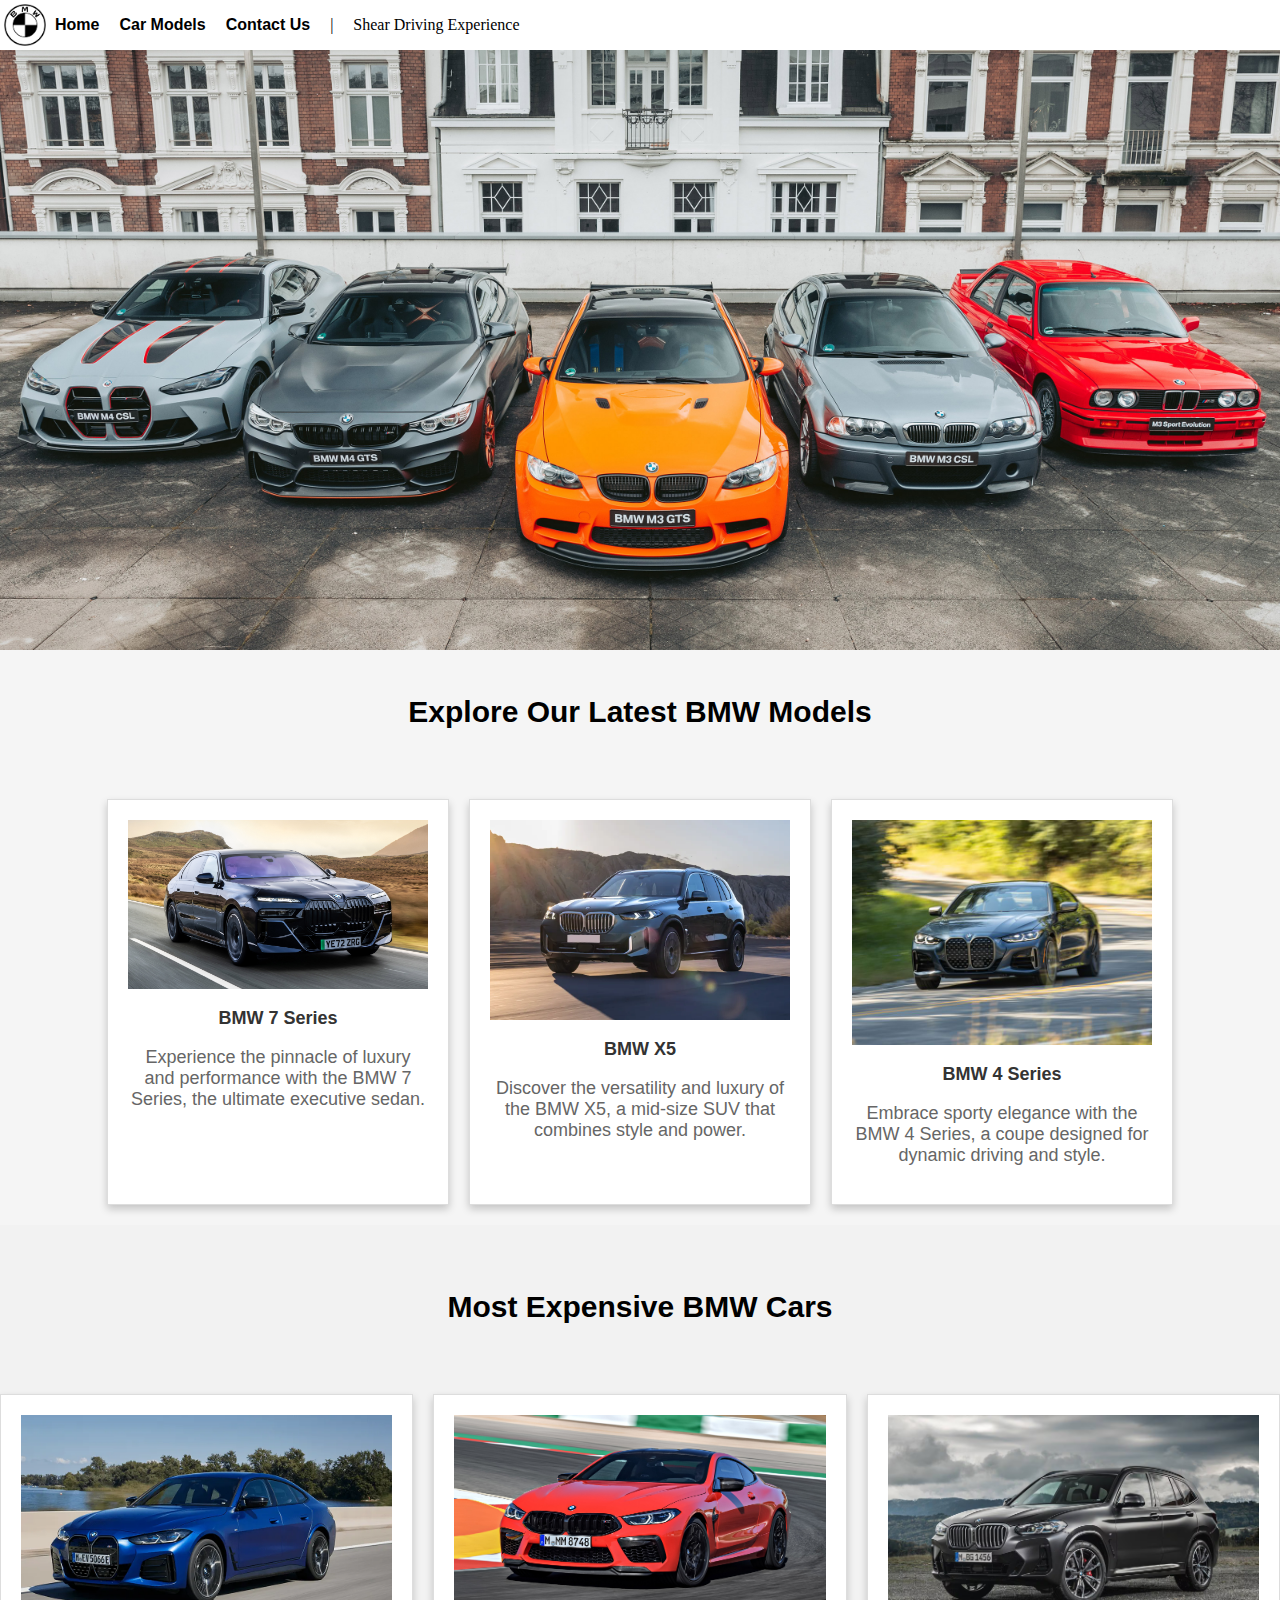
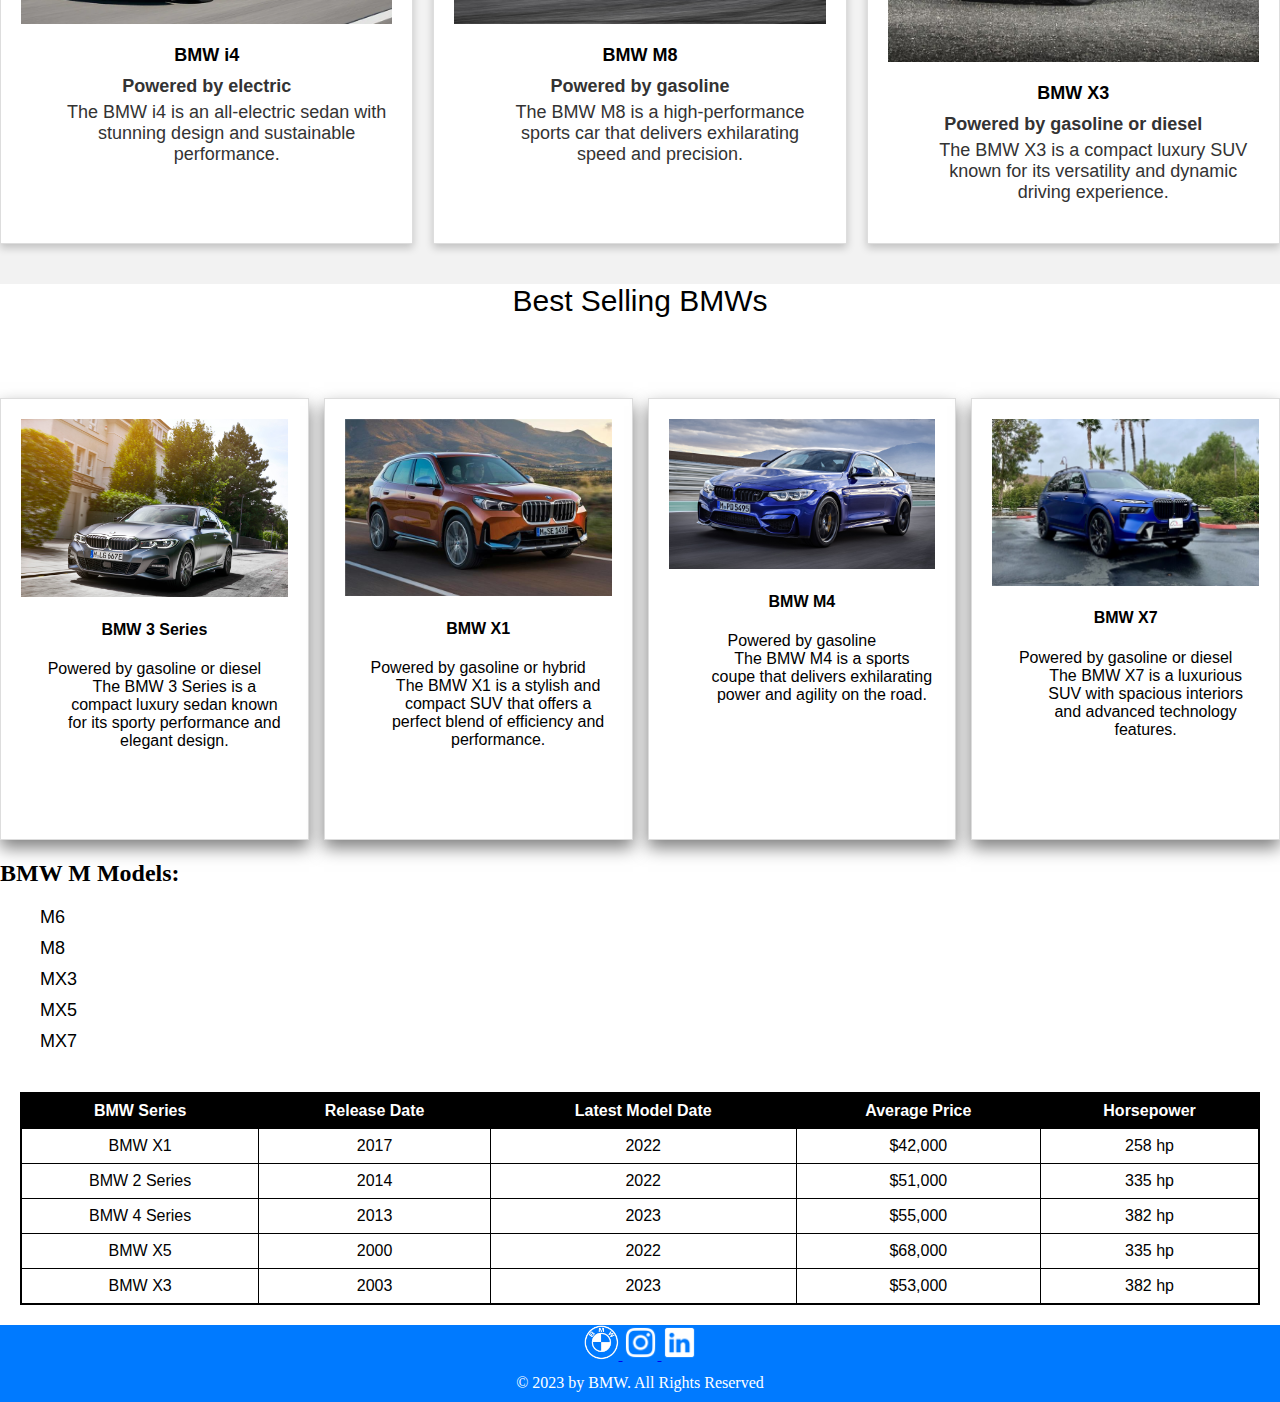
<file: cars.html>
<!DOCTYPE html>
<html>
<head>
    <meta name="viewport" charset="utf-8" content="width=device-width, initial-scale=1.0">
    <title>BMW Portfolio</title>
    <link rel="stylesheet" type="text/css" href="section1.css" />
    <link rel="stylesheet" type="text/css" href="section2.css" />
    <link rel="stylesheet" type="text/css" href="section3.css" />
    <link rel="stylesheet" type="text/css" href="section4.css" />
    <link rel="stylesheet" type="text/css" href="section5.css" />
    <link rel="stylesheet" type="text/css" href="nav.css" />
    <link rel="stylesheet" type="text/css" href="index.css" />
</head>
<body>
    <!-- Navbar -->
    <div class="Nav">
        <img src="logo-removebg-preview.png" alt="icon" id="icon" />
        <ul id="Nav">
            <li>
                <a href="index.html">Home</a>
            </li>
            <li>
                <a href="cars.html">Car Models</a>
            </li>
            <li>
                <a href="contact.html">Contact Us</a>
            </li>
            <li>
                <span> | </span>
            </li>
            <li>
                <span>Shear Driving Experience</span>
            </li>
        </ul>
    </div>
    <!-- Big Picture -->
    <div class="bg-image"></div>
    <!-- 1st Section -->
    <div class="section-container">
        <h2 class="section-title">Explore Our Latest BMW Models</h2>
        <div class="cards-container">
            <!-- Card 1 --->
            <div class="card">
                <img class="card-image" src="bmw_7_series.jpg" alt="BMW 7 Series">
                <div class="card-details">
                    <h3 class="card-title">BMW 7 Series</h3>
                    <p class="card-description">
                        Experience the pinnacle of luxury and performance with the BMW 7 Series, the ultimate executive sedan.
                    </p>
                </div>
            </div>
            <!-- Card 2 -->
            <div class="card">
                <img class="card-image" src="bmwx5.webp" alt="BMW X5">
                <div class="card-details">
                    <h3 class="card-title">BMW X5</h3>
                    <p class="card-description">
                        Discover the versatility and luxury of the BMW X5, a mid-size SUV that combines style and power.
                    </p>
                </div>
            </div>
            <!-- Card 3 -->
            <div class="card">
                <img class="card-image" src="bmw_4_series.jpg" alt="BMW 4 Series">
                <div class="card-details">
                    <h3 class="card-title">BMW 4 Series</h3>
                    <p class="card-description">
                        Embrace sporty elegance with the BMW 4 Series, a coupe designed for dynamic driving and style.
                    </p>
                </div>
            </div>
        </div>
    </div>
    <!-- 2nd Section -->
    <section class="section s1">
        <div class="container">
            <h2 class="section-title">Most Expensive BMW Cars</h2>
            <div class="cards">
                <!-- Card 1 -->
                <div class="card">
                    <img class="card-image" src="BMW i4.webp" alt="BMW i4">
                    <div class="card-info">
                        <h3 class="card-title">BMW i4</h3>
                        <dl class="card-details">
                            <dt>Powered by electric</dt>
                            <dd>
                                The BMW i4 is an all-electric sedan with stunning design and sustainable performance.
                            </dd>
                        </dl>
                    </div>
                </div>
                <!-- Card 2 -->
                <div class="card">
                    <img class="card-image" src="bmw_m8.jpg" alt="BMW M8">
                    <div class="card-info">
                        <h3 class="card-title">BMW M8</h3>
                        <dl class="card-details">
                            <dt>Powered by gasoline</dt>
                            <dd>
                                The BMW M8 is a high-performance sports car that delivers exhilarating speed and precision.
                            </dd>
                        </dl>
                    </div>
                </div>
                <!-- Card 3 - BMW X3 -->
                <div class="card">
                    <img class="card-image" src="x3.avif" alt="BMW X3">
                    <div class="card-info">
                        <h3 class="card-title">BMW X3</h3>
                        <dl class="card-details">
                            <dt>Powered by gasoline or diesel</dt>
                            <dd>
                                The BMW X3 is a compact luxury SUV known for its versatility and dynamic driving experience.
                            </dd>
                        </dl>
                    </div>
                </div>
            </div>
        </div>
    </section>
    <!-- 3rd Section -->
    <div class="section s3">
        <div class="section-title">Best Selling BMWs</div>
        <div class="card-container">
            <!-- Card 1  -->
            <div class="card s3-card">
                <img class="card-bg" src="BMW 3 Series.jpg" alt="BMW 3 Series">
                <div class="card-info">
                    <h4>BMW 3 Series</h4>
                    <dl>
                        <dt>Powered by gasoline or diesel</dt>
                        <dd>The BMW 3 Series is a compact luxury sedan known for its sporty performance and elegant design.</dd>
                    </dl>
                </div>
            </div>
            <!-- Card 2 -->
            <div class="card s3-card">
                <img class="card-bg" src="bmwx1.jpg" alt="BMW X1">
                <div class="card-info">
                    <h4>BMW X1</h4>
                    <dl>
                        <dt>Powered by gasoline or hybrid</dt>
                        <dd>The BMW X1 is a stylish and compact SUV that offers a perfect blend of efficiency and performance.</dd>
                    </dl>
                </div>
            </div>
            <!-- Card 3 -->
            <div class="card s3-card">
                <img class="card-bg" src="bmw_m4.jpg" alt="BMW M4">
                <div class="card-info">
                    <h4>BMW M4</h4>
                    <dl>
                        <dt>Powered by gasoline</dt>
                        <dd>The BMW M4 is a sports coupe that delivers exhilarating power and agility on the road.</dd>
                    </dl>
                </div>
            </div>
            <!-- Card 4 -->
            <div class="card s3-card">
                <img class="card-bg" src="bmw_x7.jpg" alt="BMW X7">
                <div class="card-info">
                    <h4>BMW X7</h4>
                    <dl>
                        <dt>Powered by gasoline or diesel</dt>
                        <dd>The BMW X7 is a luxurious SUV with spacious interiors and advanced technology features.</dd>
                    </dl>
                </div>
            </div>
        </div>
    </div>
    <!-- 4th Section -->
    <div class="list">
        <h2 class="section4Title">BMW M Models:</h2>
        <ul class="m-list">
            <li>M6</li>
            <li>M8</li>
            <li>MX3</li>
            <li>MX5</li>
            <li>MX7</li>
        </ul>
    </div>
    <!-- 5th Section -->
    <div class="s5box">
        <table>
            <tr>
                <th>BMW Series</th>
                <th>Release Date</th>
                <th>Latest Model Date</th>
                <th>Average Price</th>
                <th>Horsepower</th>
            </tr>
            <tr>
                <td>BMW X1</td>
                <td>2017</td>
                <td>2022</td>
                <td>$42,000</td>
                <td>258 hp</td>
            </tr>
            <tr>
                <td>BMW 2 Series</td>
                <td>2014</td>
                <td>2022</td>
                <td>$51,000</td>
                <td>335 hp</td>
            </tr>
            <tr>
                <td>BMW 4 Series</td>
                <td>2013</td>
                <td>2023</td>
                <td>$55,000</td>
                <td>382 hp</td>
            </tr>
            <tr>
                <td>BMW X5</td>
                <td>2000</td>
                <td>2022</td>
                <td>$68,000</td>
                <td>335 hp</td>
            </tr>
            <tr>
                <td>BMW X3</td>
                <td>2003</td>
                <td>2023</td>
                <td>$53,000</td>
                <td>382 hp</td>
            </tr>
        </table>
    </div>
    <!-- Footer -->
</form>
<footer>
    <div class="footer-images">
      <a class="image-link" target="" href="https://www.bmw.com/en/index.html">
        <img class="footerbmw" src="logo1.png" alt="Image 1" />
      </a>
      <a class="image-link" target="" href="https://www.instagram.com/bmw/">
        <img class="footerp" src="instagram.png" alt="Image 2" />
      </a>
      <a class="image-link" target="" href="https://www.linkedin.com/showcase/bmw/">
        <img class="footerp" src="linkedin.png" alt="Image 3" />
      </a>
    </div>
    <p>&copy; 2023 by BMW. All Rights Reserved</p>
  </footer>
</body>
</html>
</file>
<file: section1.css>
/* Big Picture */
.bg-image {
  background-image: url("car2.jpg");
  background-size: cover;
  width: 100%;
  height: 600px;
}

/* Section 1 Container */
.section-container {
  display: flex;
  flex-direction: column;
  align-items: center;
  justify-content: center;
  background-color: #f5f5f5;
  padding: 20px;
}

/* Section 1 Title */
.section-title {
  text-align: center;
  color: #333;
  font-size: 24px;
  font-family: "Arial", sans-serif;
  margin-bottom: 20px;
}

/* Cards Container */
.cards-container {
  display: flex;
  flex-wrap: wrap;
  gap: 20px;
  justify-content: center;
}

/* Individual Card */
.card {
  background-color: #fff;
  border: 1px solid #ddd;
  box-shadow: 0 4px 8px rgba(0, 0, 0, 0.2);
  padding: 20px;
  width: 300px;
  text-align: center;
  transition: transform 0.3s ease-in-out, box-shadow 0.3s ease-in-out;
}

.card:hover {
  transform: scale(1.05);
  box-shadow: 0 8px 16px rgba(0, 0, 0, 0.3);
}

/* Card Image */
.card-image {
  max-width: 100%;
  height: auto;
}

/* Card Details */
.card-details {
  color: #333;
  font-size: 18px;
}

.card-title {
  font-weight: bold;
  margin-bottom: 10px;
}

.card-description {
  color: #666;
}
</file>
<file: section2.css>
/* First Section */
.section.s1 {
  background-color: #f2f2f2;
  padding: 40px 0;
  text-align: center;
}

/* Section Title */
.section-title {
  color: #0078d4;
  font-size: 24px;
  font-family: Arial, sans-serif;
  margin-bottom: 30px;
}

/* Cards Container */
.cards {
  display: flex;
  justify-content: space-between;
  gap: 20px;
}

/* Individual Card */
.card {
  flex: 1;
  background-color: white;
  box-shadow: 0 4px 8px rgba(0, 0, 0, 0.2);
  padding: 20px;
  transition: transform 0.3s ease-in-out;
}

.card:hover {
  transform: scale(1.05);
}

/* Card Image */
.card-image {
  max-width: 100%;
  height: auto;
}

/* Card Title */
.card-title {
  font-size: 18px;
  margin-top: 15px;
}

/* Card Details */
.card-details {
  font-family: Arial, sans-serif;
  margin-top: 10px;
}

.card-details dt {
  font-weight: bold;
}

.card-details dd {
  margin-top: 5px;
}
</file>
<file: section3.css>
/* Section 3 Styles */
.section.s3 {
  display: flex;
  flex-direction: column;
  align-items: center;
  gap: 10px;
  justify-content: flex-start;
}

/* Section 3 Title */
.section-title {
  text-align: center;
  padding-bottom: 40px;
  color: black;
  font-size: 30px;
  font-family: "Trebuchet MS", "Lucida Sans Unicode", "Lucida Grande",
      "Lucida Sans", Arial, sans-serif;
}

/* Section 3 Cards Container */
.card-container {
  display: flex;
  flex-wrap: wrap;
  gap: 15px;
  justify-content: center;
}

/* Section 3 Card */
.card.s3-card {
  box-shadow: 0 8px 16px 0 rgba(0, 0, 0, 0.5);
  transition: all 0.3s ease-in-out;
  width: 350px;
  height: 400px;
  padding: 20px;
  display: flex;
  flex-direction: column;
  align-items: center;
  text-align: center;
}

/* Section 3 Card Background Image */
.card-bg {
  max-width: 100%;
  max-height: 100%;
  width: 100%;
  height: auto;
}

/* Section 3 Card Info */
.card-info {
  padding: 2px;
  font-family: "Gill Sans", "Gill Sans MT", Calibri, "Trebuchet MS", sans-serif;
}

/* Section 3 Card Background Hover */
.card.s3-card:hover {
  transition: all 0.3s ease-in-out;
  filter: none;
  cursor: pointer;
  width: 360px;
  height: 420px;
  box-shadow: 0 8px 16px 0 rgba(0, 0, 0, 0.5);
}
</file>
<file: section4.css>
/* Section 4 title */
.s4Title {
    padding-left: 40px;
    padding-bottom: 30px;
    color: black;
    font-size: 30px;
    font-family: "Trebuchet MS", "Lucida Sans Unicode", "Lucida Grande",
      "Lucida Sans", Arial, sans-serif;
      text-decoration: underline;
  }
  /* list */
.m-list {
    list-style-type: disc; 
    margin: 20px 0;
    padding: 0;
    font-family: "Trebuchet MS", "Lucida Sans Unicode", "Lucida Grande",
      "Lucida Sans", Arial, sans-serif;
}
  /* list li decor */
.m-list li {
    padding-left: 40px;
    font-family: "Trebuchet MS", "Lucida Sans Unicode", "Lucida Grande",
      "Lucida Sans", Arial, sans-serif;
    font-size: 18px;
    margin: 10px 0;
}
</file>
<file: section5.css>
/* Section 5 Box */
  .s5box{
    padding: 20px;
}
  /* Section 5 table */
table {
    border-collapse: collapse;
    width: 100%;
    border: 2px solid black;
}

th, td {
    font-family: "Trebuchet MS", "Lucida Sans Unicode", "Lucida Grande",
    "Lucida Sans", Arial, sans-serif;
    border: 1px solid #f2f2f2;
    border: 1px solid black;
    padding: 8px;
    text-align: center;
}

th {
  background-color: black; /* Change the background color to black */
  color: white; /* Add white text color for better visibility on a black background */
  font-family: "Trebuchet MS", "Lucida Sans Unicode", "Lucida Grande",
  "Lucida Sans", Arial, sans-serif;
  border: 1px solid #f2f2f2;
  border: 1px solid black;
  padding: 8px;
  text-align: center;
}
</file>
<file: nav.css>
.Nav {
    display: flex;
    flex-direction: row;
    align-items: center;
    gap: 5px;
    background-color: rgb(255, 255, 255);
    height: 50px;
  }
  
  .Nav img {
    width: 50px;
    height: 50px;
  }
  
  #Nav {
    display: flex;
    flex-direction: row;
    gap: 20px;
    padding: 0;
    justify-content: flex-start;
    align-items: center;
    list-style: none;
  }
  
  #Nav li a {
    font-family: "Gill Sans", "Gill Sans MT", Calibri, "Trebuchet MS", sans-serif;
    font-weight: bold;
    text-decoration: none;
    color: rgb(0, 0, 0);
    transition: all 0.2s ease-in-out;
  }
  
  #Nav li a:hover {
    cursor: pointer;
    color: #007aff; 
    transition: all 0.2s ease-in-out;
  }
</file>
<file: index.css>
/* Body Margin */
body {
    margin: 0;
    padding: 0;
  }
  
  /* Footer */
  footer {
    background-color: #007aff; 
    display: flex;
    flex-direction: column;
    justify-content: center;
    align-items: center;
  }
  
  /* Logo Styles */
  .image-link img {
    max-width: 35px; 
    height: auto;
  }
  
  /* Copyright Text */
  footer p {
    color: white; 
    margin: 10px 0; 
  }
</file>
